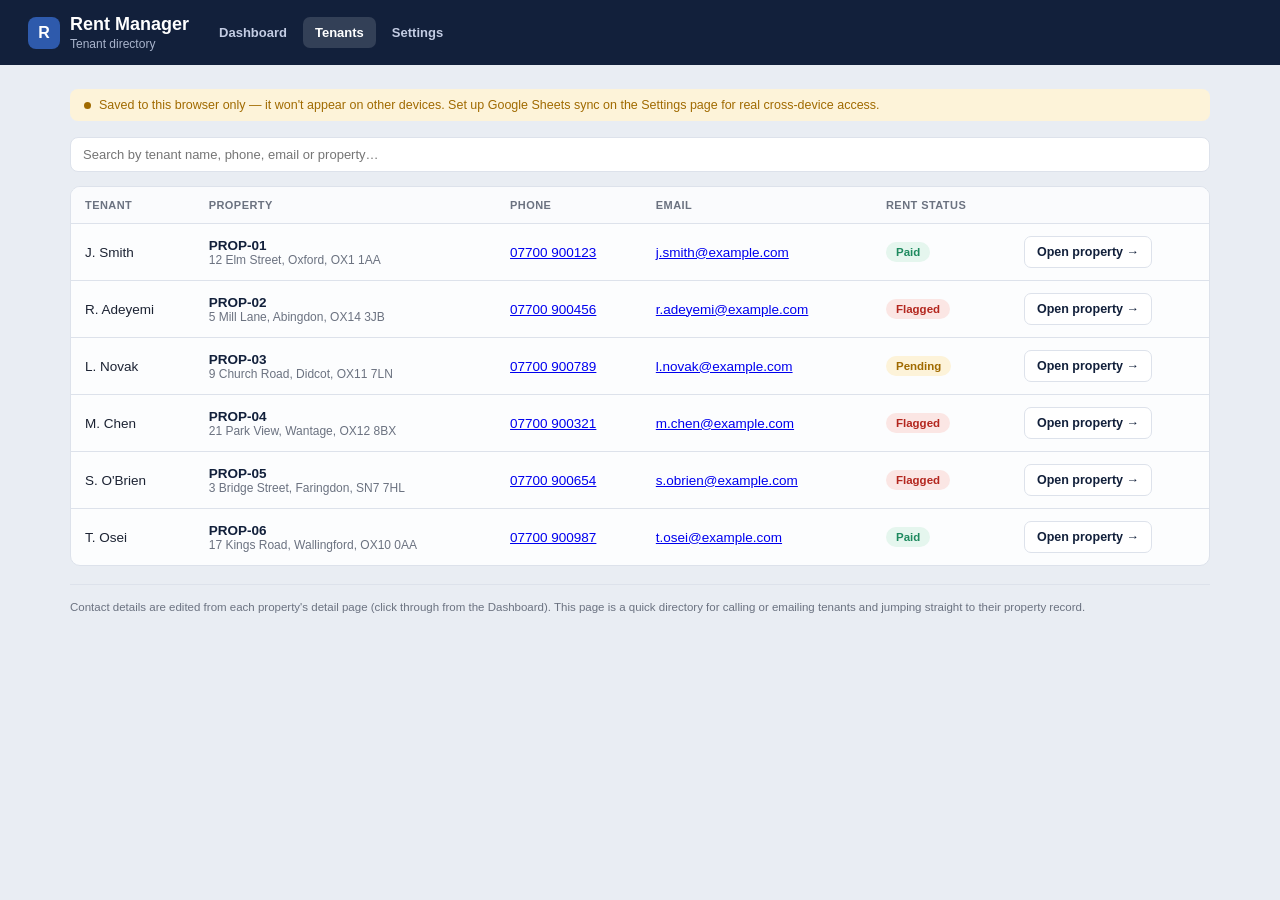
<file: tenants.html>
<!DOCTYPE html>
<html lang="en">
<head>
<meta charset="UTF-8">
<meta name="viewport" content="width=device-width, initial-scale=1.0">
<title>Rent Manager — Tenants</title>
<link rel="stylesheet" href="styles.css">
</head>
<body>

<header>
  <div class="brand">
    <a href="index.html">
      <div class="mark">R</div>
      <div>
        <h1>Rent Manager</h1>
        <div class="sub">Tenant directory</div>
      </div>
    </a>
    <nav class="tabs">
      <a href="index.html">Dashboard</a>
      <a href="tenants.html" class="active">Tenants</a>
      <a href="settings.html">Settings</a>
    </nav>
  </div>
</header>

<main>
  <div id="syncBanner"></div>

  <div class="controls">
    <input type="text" id="search" placeholder="Search by tenant name, phone, email or property…">
  </div>

  <div class="table-wrap">
    <table>
      <thead>
        <tr>
          <th>Tenant</th>
          <th>Property</th>
          <th>Phone</th>
          <th>Email</th>
          <th>Rent status</th>
          <th></th>
        </tr>
      </thead>
      <tbody id="rows"></tbody>
    </table>
    <div class="loading" id="loadingMsg">Loading tenants…</div>
    <div class="empty" id="emptyMsg" style="display:none;">No tenants match this search.</div>
  </div>

  <div class="footnote">
    Contact details are edited from each property's detail page (click through from the
    Dashboard). This page is a quick directory for calling or emailing tenants and jumping
    straight to their property record.
  </div>
</main>

<script src="data.js"></script>
<script>
  let data = [];
  let searchTerm = "";

  async function init(){
    data = await loadData();
    document.getElementById("loadingMsg").style.display = "none";
    renderSyncBanner("syncBanner");
    render();
  }

  function render(){
    let rows = data.filter(p=>{
      if(!searchTerm) return true;
      const hay = (p.tenant+" "+p.phone+" "+p.email+" "+p.addr+" "+p.id).toLowerCase();
      return hay.includes(searchTerm.toLowerCase());
    });

    const tbody = document.getElementById("rows");
    const emptyMsg = document.getElementById("emptyMsg");
    if(rows.length === 0){
      tbody.innerHTML = "";
      emptyMsg.style.display = "block";
    } else {
      emptyMsg.style.display = "none";
      tbody.innerHTML = rows.map(p=>{
        const st = status(p);
        const badgeLabel = st==="paid" ? "Paid" : st==="flagged" ? "Flagged" : "Pending";
        return `
          <tr>
            <td data-label="Tenant">${escapeHtml(p.tenant)}</td>
            <td data-label="Property"><div class="prop-id">${escapeHtml(p.id)}</div><div class="addr">${escapeHtml(p.addr)}</div></td>
            <td data-label="Phone">${p.phone ? `<a href="tel:${escapeHtml(p.phone)}">${escapeHtml(p.phone)}</a>` : "—"}</td>
            <td data-label="Email">${p.email ? `<a href="mailto:${escapeHtml(p.email)}">${escapeHtml(p.email)}</a>` : "—"}</td>
            <td data-label="Rent status"><span class="badge ${st}">${badgeLabel}</span></td>
            <td data-label=""><a class="btn-link btn-outline btn-sm" href="property.html?id=${encodeURIComponent(p.id)}" target="_blank">Open property &rarr;</a></td>
          </tr>
        `;
      }).join("");
    }
  }

  document.getElementById("search").addEventListener("input", e=>{ searchTerm = e.target.value; render(); });

  init();
</script>
</body>
</html>
</file>
<file: styles.css>
:root{
  --navy:#12203b;
  --paper:#e9edf3;
  --card:#fcfdfe;
  --line:#dde2eb;
  --text:#1c2333;
  --muted:#6b7280;
  --paid:#1e8a5f;
  --paid-bg:#e5f6ee;
  --pending:#a06a00;
  --pending-bg:#fdf3d9;
  --partial:#b5651d;
  --partial-bg:#fbe3cf;
  --flag:#b3261e;
  --flag-bg:#fbe6e4;
  --accent:#2e5aac;
  --radius:10px;
}
*{box-sizing:border-box;}
body{margin:0;font-family:-apple-system,BlinkMacSystemFont,"Segoe UI",Roboto,Arial,sans-serif;background:var(--paper);color:var(--text);}

header{
  background:var(--navy);color:#fff;padding:14px 28px;
  display:flex;align-items:center;justify-content:space-between;flex-wrap:wrap;gap:12px;
  position:sticky;top:0;z-index:20;
}
header .brand{display:flex;align-items:center;gap:10px;}
header .brand a{display:flex;align-items:center;gap:10px;text-decoration:none;color:#fff;}
header .brand .mark{width:32px;height:32px;border-radius:8px;background:var(--accent);display:flex;align-items:center;justify-content:center;font-weight:700;}
header h1{font-size:18px;margin:0;font-weight:600;}
header .sub{font-size:12px;color:#a9b4cc;margin-top:2px;}
nav.tabs{display:flex;gap:4px;margin-left:8px;}
nav.tabs a{
  color:#c3cce3;text-decoration:none;font-size:13px;font-weight:600;
  padding:8px 12px;border-radius:7px;
}
nav.tabs a.active{background:rgba(255,255,255,0.14);color:#fff;}
nav.tabs a:hover{color:#fff;}
header .actions{display:flex;gap:10px;align-items:center;flex-wrap:wrap;}

button, .btn-link{font-family:inherit;cursor:pointer;border:none;border-radius:8px;font-size:13px;font-weight:600;padding:9px 14px;text-decoration:none;display:inline-block;}
.btn-primary{background:var(--accent);color:#fff;}
.btn-primary:hover{background:#254a8f;}
.btn-ghost{background:rgba(255,255,255,0.1);color:#fff;}
.btn-ghost:hover{background:rgba(255,255,255,0.18);}

main{max-width:1180px;margin:0 auto;padding:24px 20px 60px;}

.sync-banner{display:flex;align-items:center;gap:8px;font-size:12.5px;padding:9px 14px;border-radius:8px;margin-bottom:16px;}
.sync-banner.ok{background:#e5f6ee;color:var(--paid);}
.sync-banner.warn{background:#fdf3d9;color:var(--pending);}
.sync-dot{width:7px;height:7px;border-radius:50%;background:currentColor;flex:none;}

.kpis{display:grid;grid-template-columns:repeat(auto-fit,minmax(160px,1fr));gap:14px;margin-bottom:22px;}
.kpi{background:var(--card);border:1px solid var(--line);border-radius:var(--radius);padding:14px 16px;}
.kpi .label{font-size:12px;color:var(--muted);margin-bottom:6px;}
.kpi .value{font-size:22px;font-weight:700;}
.kpi.flag .value{color:var(--flag);}
.kpi.paid .value{color:var(--paid);}

.controls{display:flex;gap:10px;flex-wrap:wrap;align-items:center;margin-bottom:14px;}
.controls input[type=text]{flex:1;min-width:180px;padding:9px 12px;border:1px solid var(--line);border-radius:8px;font-size:13px;}
.chip{padding:7px 13px;border-radius:20px;border:1px solid var(--line);background:#fff;font-size:12px;font-weight:600;color:var(--muted);cursor:pointer;}
.chip.active{background:var(--navy);color:#fff;border-color:var(--navy);}

.table-wrap{background:var(--card);border:1px solid var(--line);border-radius:var(--radius);overflow:hidden;}
table{width:100%;border-collapse:collapse;font-size:13.5px;}
thead th{text-align:left;font-size:11px;text-transform:uppercase;letter-spacing:0.04em;color:var(--muted);padding:12px 14px;border-bottom:1px solid var(--line);background:#fafbfd;}
tbody td{padding:12px 14px;border-bottom:1px solid var(--line);vertical-align:middle;}
tbody tr:last-child td{border-bottom:none;}
tbody tr.clickable{cursor:pointer;}
tbody tr.clickable:hover{background:#fafcff;}
.prop-id{font-weight:600;color:var(--navy);}
.addr{color:var(--muted);font-size:12px;}
.badge{display:inline-block;padding:4px 10px;border-radius:20px;font-size:11.5px;font-weight:700;}
.badge.paid{background:var(--paid-bg);color:var(--paid);}
.badge.pending{background:var(--pending-bg);color:var(--pending);}
.badge.partial{background:var(--partial-bg);color:var(--partial);}
.badge.flagged{background:var(--flag-bg);color:var(--flag);}
.chevron{color:var(--muted);font-size:16px;}
.empty{padding:40px;text-align:center;color:var(--muted);}
.loading{padding:60px;text-align:center;color:var(--muted);font-size:13px;}

/* Detail / form pages */
.back-link{display:inline-flex;align-items:center;gap:6px;color:var(--accent);text-decoration:none;font-size:13px;font-weight:600;margin-bottom:16px;}
.detail-card{background:var(--card);border:1px solid var(--line);border-radius:var(--radius);padding:22px;margin-bottom:18px;}
.detail-top{display:flex;justify-content:space-between;align-items:flex-start;flex-wrap:wrap;gap:10px;margin-bottom:16px;}
.detail-top h2{margin:0;font-size:20px;}
.field{margin-bottom:12px;}
.field label{display:block;font-size:12px;font-weight:600;margin-bottom:5px;color:var(--text);}
.field input, .field textarea{width:100%;padding:9px 10px;border:1px solid var(--line);border-radius:7px;font-size:13.5px;font-family:inherit;}
.field textarea{resize:vertical;min-height:60px;}
.field-row{display:flex;gap:10px;flex-wrap:wrap;}
.field-row .field{flex:1;min-width:160px;}
.panel-actions{display:flex;gap:8px;margin:16px 0 4px;flex-wrap:wrap;}
.btn-sm{padding:8px 12px;font-size:12.5px;border-radius:7px;}
.btn-mark{background:var(--paid);color:#fff;}
.btn-mark:hover{background:#186f4c;}
.btn-save{background:var(--accent);color:#fff;}
.btn-save:hover{background:#254a8f;}
.btn-del{background:#fff;color:var(--flag);border:1px solid #f0d3d1;}
.btn-del:hover{background:var(--flag-bg);}
.btn-outline{background:#fff;color:var(--navy);border:1px solid var(--line);}
.btn-outline:hover{background:#f4f6fb;}
.history-item{display:flex;justify-content:space-between;font-size:13px;padding:9px 0;border-bottom:1px dashed var(--line);}
.history-item:last-child{border-bottom:none;}
.history-empty{font-size:12.5px;color:var(--muted);}
.contact-row{display:flex;gap:8px;flex-wrap:wrap;margin-top:6px;}
.contact-row a{font-size:12.5px;color:var(--accent);text-decoration:none;font-weight:600;}
.section-title{font-size:12.5px;text-transform:uppercase;letter-spacing:.03em;color:var(--muted);margin:0 0 10px;}

/* Modal (used for Add property) */
.add-overlay{position:fixed;inset:0;background:rgba(15,20,35,0.45);display:none;align-items:center;justify-content:center;z-index:60;padding:16px;}
.add-overlay.open{display:flex;}
.modal{background:#fff;border-radius:12px;width:100%;max-width:420px;padding:22px;max-height:90vh;overflow:auto;}
.modal h2{margin:0 0 4px;font-size:17px;}
.modal .modal-sub{font-size:12px;color:var(--muted);margin-bottom:16px;}
.modal-actions{display:flex;justify-content:flex-end;gap:8px;margin-top:16px;}
.btn-cancel{background:#eef1f8;color:var(--navy);}

.footnote{margin-top:18px;font-size:11.5px;color:var(--muted);line-height:1.5;border-top:1px solid var(--line);padding-top:14px;}

/* Row options menu (⋮) used in the rent schedule table — appended to <body>
   and position:fixed, since the table wrapper's overflow:hidden (needed for
   rounded corners) would otherwise clip an absolutely-positioned dropdown. */
.row-menu-btn{padding:4px 9px;font-size:14px;line-height:1;}
.row-menu{
  position:fixed;z-index:1000;
  background:#fff;border:1px solid var(--line);border-radius:8px;
  box-shadow:0 6px 18px rgba(15,20,35,0.12);min-width:150px;overflow:hidden;
}
.row-menu button{
  display:block;width:100%;text-align:left;background:none;border:none;
  padding:9px 12px;font-size:13px;font-weight:500;color:var(--text);cursor:pointer;border-radius:0;
}
.row-menu button:hover{background:#f4f6fb;}
.row-menu button.danger{color:var(--flag);}

@media (max-width:640px){
  thead{display:none;}
  table, tbody, tr, td{display:block;width:100%;}
  tbody tr{border-bottom:1px solid var(--line);padding:10px 0;}
  tbody td{border:none;padding:4px 14px;}
  tbody td::before{content:attr(data-label);display:block;font-size:10.5px;color:var(--muted);text-transform:uppercase;letter-spacing:.03em;margin-bottom:2px;}
}
</file>
